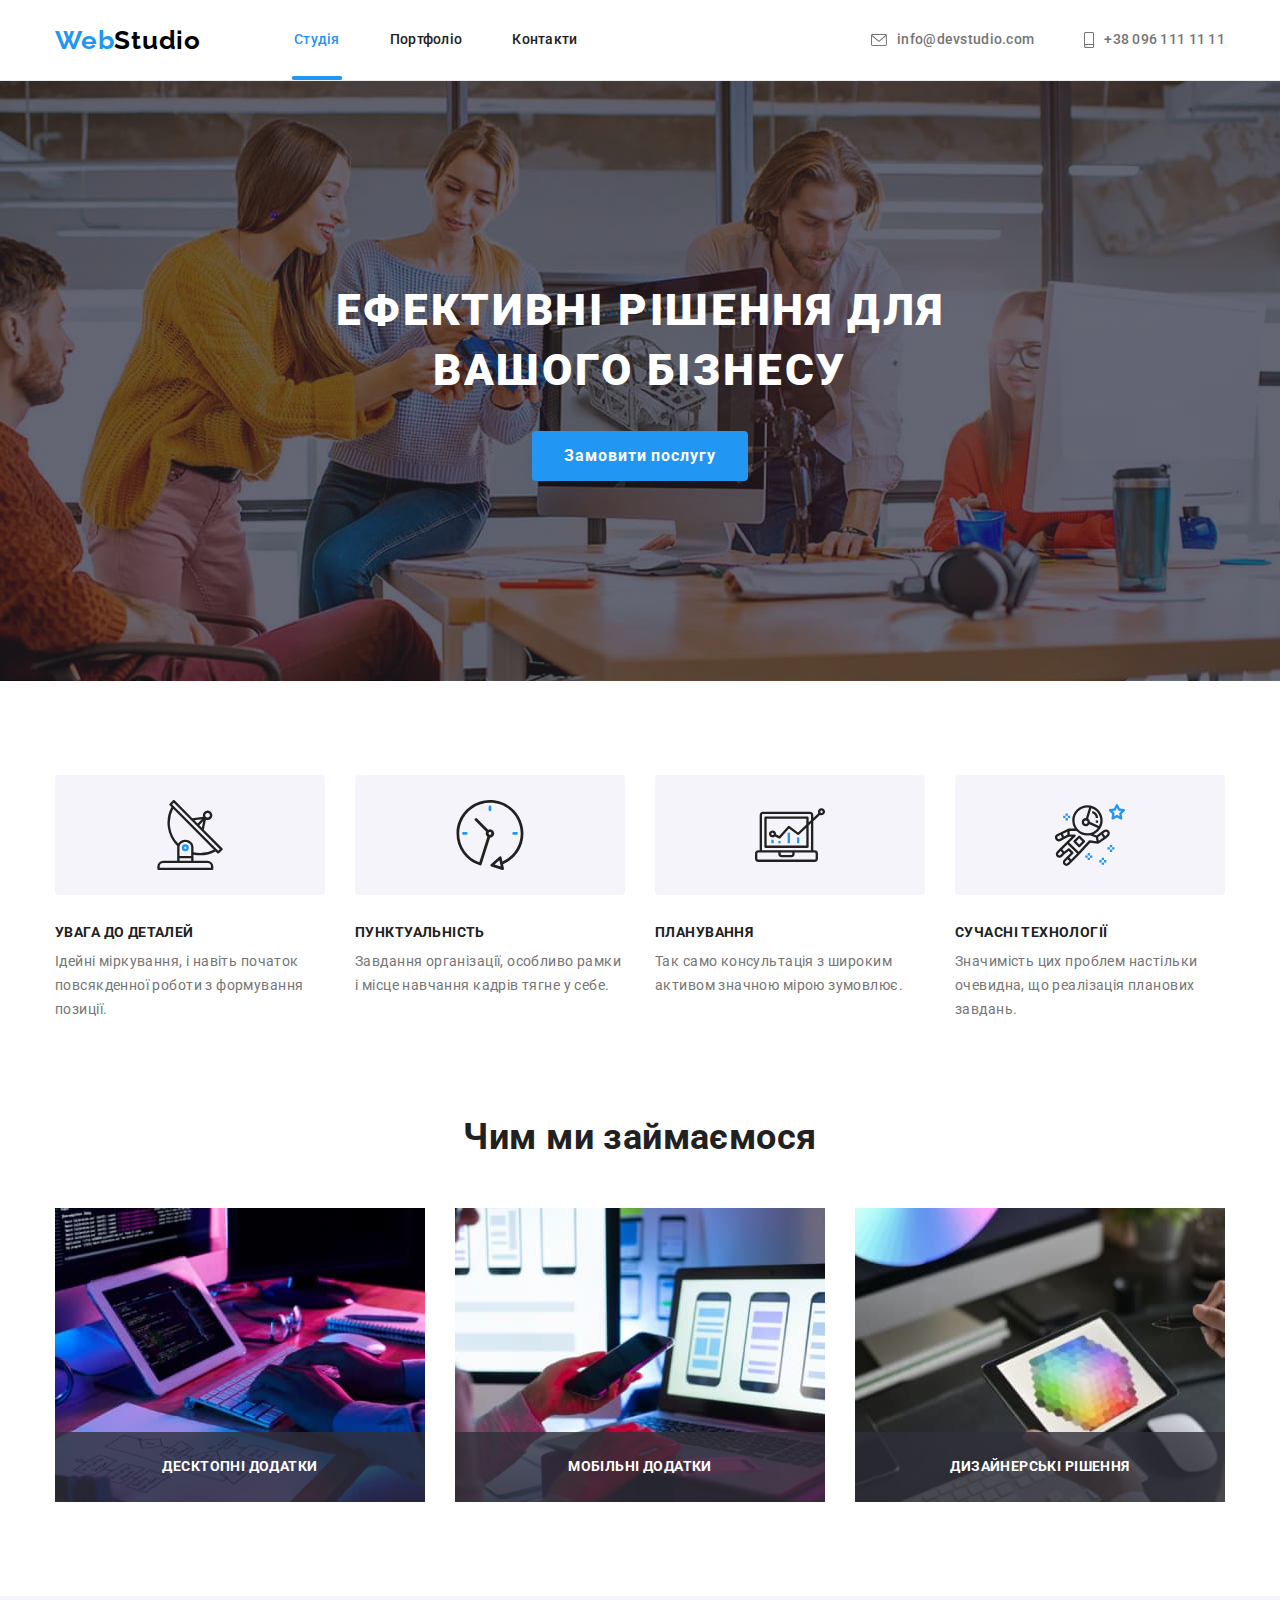
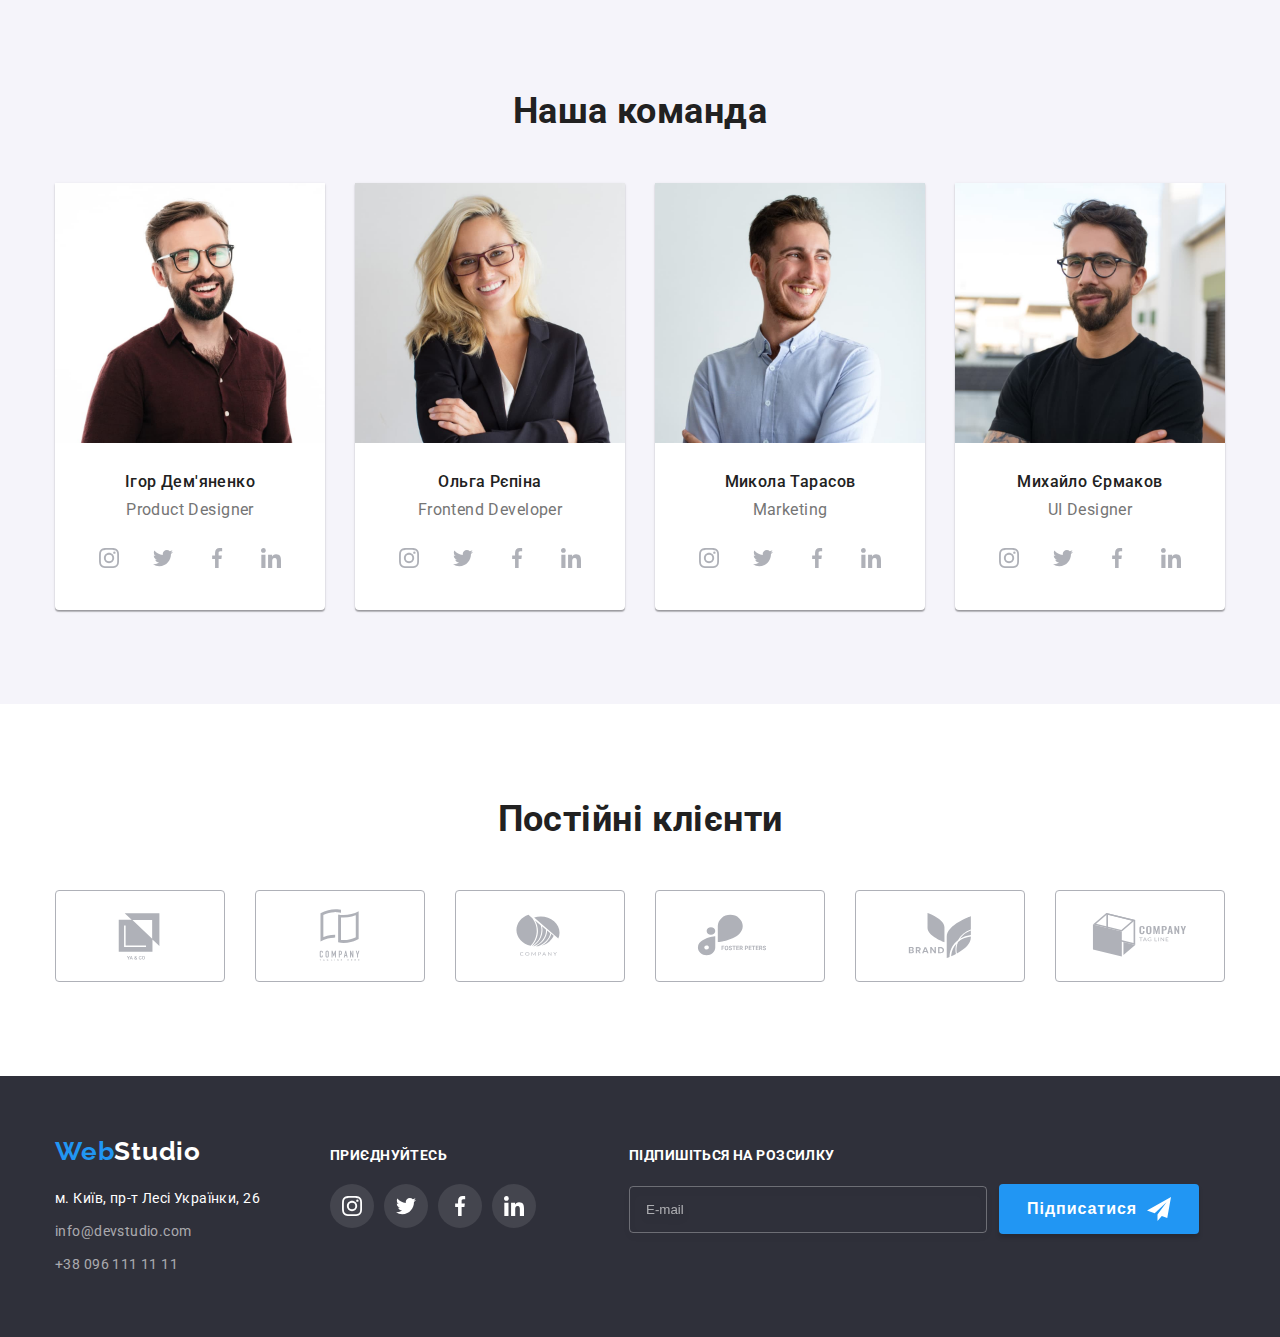
<file: index.html>
<!DOCTYPE html>
<html lang="en">
  <head>
    <meta charset="UTF-8" />
    <meta http-equiv="X-UA-Compatible" content="IE=edge" />
    <meta name="viewport" content="width=device-width, initial-scale=1.0" />
    <title>Document</title>
    <link rel="preconnect" href="https://fonts.googleapis.com" />
    <link rel="preconnect" href="https://fonts.gstatic.com" crossorigin />
    <link
      href="https://fonts.googleapis.com/css2?family=Raleway:wght@700&family=Roboto:wght@400;500;700;900&display=swap"
      rel="stylesheet"
    />
    <link
      rel="stylesheet"
      href="https://cdnjs.cloudflare.com/ajax/libs/modern-normalize/1.1.0/modern-normalize.min.css"
      integrity="sha512-wpPYUAdjBVSE4KJnH1VR1HeZfpl1ub8YT/NKx4PuQ5NmX2tKuGu6U/JRp5y+Y8XG2tV+wKQpNHVUX03MfMFn9Q=="
      crossorigin="anonymous"
      referrerpolicy="no-referrer"
    />
    <link rel="stylesheet" href="./css/main.min.css" />
  </head>
  <body>
    <header class="header">
      <div class="container header__container">
        <a href="./index.html" class="logo link"
          >Web<span class="header__logo">Studio</span></a
        >

        <nav>
          <ul class="navigation list">
            <li>
              <a
                href="./index.html"
                class="navigation__link navigation__link--current link"
                >Студія</a
              >
            </li>
            <li>
              <a href="./portfolio.html" class="navigation__link link"
                >Портфоліо</a
              >
            </li>
            <li><a href="/" class="navigation__link link">Контакти</a></li>
          </ul>
        </nav>

        <ul class="header-contacts list">
          <li>
            <a
              href="mailto:info@devstudio.com"
              class="header-contacts__link link"
              ><svg class="icon" width="16" height="12">
                <use href="./images/sprite.svg#icon-envelope"></use>
              </svg>
              info@devstudio.com</a
            >
          </li>
          <li>
            <a href="tel:+380961111111" class="header-contacts__link link"
              ><svg class="icon" width="10" height="16">
                <use href="./images/sprite.svg#icon-smartphone"></use>
              </svg>
              +38 096 111 11 11</a
            >
          </li>
        </ul>
      </div>
    </header>

    <main>
      <section class="main section">
        <div class="container">
          <h1 class="main__title">Ефективні рішення для вашого бізнесу</h1>
          <button type="button" class="main__button" data-modal-open>
            Замовити послугу
          </button>
        </div>
      </section>

      <section class="section feature">
        <div class="container">
          <h2 class="hidden-title">Особливості</h2>
          <ul class="list feature__list">
            <li class="feature__item">
              <div class="feature__box">
                <svg class="feature__icon" width="70" height="70">
                  <use href="./images/sprite.svg#icon-antenna"></use>
                </svg>
              </div>
              <h3 class="feature__title">УВАГА ДО ДЕТАЛЕЙ</h3>
              <p>
                Ідейні міркування, і навіть початок повсякденної роботи з
                формування позиції.
              </p>
            </li>
            <li class="feature__item">
              <div class="feature__box">
                <svg class="feature__icon" width="70" height="70">
                  <use href="./images/sprite.svg#icon-clock"></use>
                </svg>
              </div>
              <h3 class="feature__title">ПУНКТУАЛЬНІСТЬ</h3>
              <p>
                Завдання організації, особливо рамки і місце навчання кадрів
                тягне у себе.
              </p>
            </li>
            <li class="feature__item">
              <div class="feature__box">
                <svg class="feature__icon" width="70" height="70">
                  <use href="./images/sprite.svg#icon-diagram"></use>
                </svg>
              </div>
              <h3 class="feature__title">ПЛАНУВАННЯ</h3>
              <p>
                Так само консультація з широким активом значною мірою зумовлює.
              </p>
            </li>
            <li class="feature__item">
              <div class="feature__box">
                <svg class="feature__icon" width="70" height="70">
                  <use href="./images/sprite.svg#icon-astronaut"></use>
                </svg>
              </div>
              <h3 class="feature__title">СУЧАСНІ ТЕХНОЛОГІЇ</h3>
              <p>
                Значимість цих проблем настільки очевидна, що реалізація
                планових завдань.
              </p>
            </li>
          </ul>
        </div>
      </section>

      <section class="section occupation">
        <div class="container">
          <h2 class="secondary-title">Чим ми займаємося</h2>
          <ul class="list occupation__list">
            <li class="occupation__item">
              <div class="occupation__content">
                <img
                  src="./images/img1.jpg"
                  alt="Друкування на клаві"
                  width="370"
                />
                <p class="occupation__text">Десктопні додатки</p>
              </div>
            </li>
            <li class="occupation__item">
              <div class="occupation__content">
                <img src="./images/img2.jpg" alt="Телефон в руці" width="370" />
                <p class="occupation__text">Мобільні додатки</p>
              </div>
            </li>
            <li class="occupation__item">
              <div class="occupation__content">
                <img
                  src="./images/img3.jpg"
                  alt="Шестикутник на планшеті"
                  width="370"
                />
                <p class="occupation__text">Дизайнерські рішення</p>
              </div>
            </li>
          </ul>
        </div>
      </section>

      <section class="section team">
        <div class="container">
          <h2 class="secondary-title">Наша команда</h2>
          <ul class="list team__list">
            <li class="team__item">
              <img src="./images/img5.jpg" alt="Ігор" width="270" />
              <div class="team__info">
                <h3 class="team__surname">Ігор Дем'яненко</h3>
                <p class="team__description">Product Designer</p>
                <ul class="team__social list">
                  <li>
                    <a href="instagram.com" class="team__link link"
                      ><svg class="icon" width="20" height="20">
                        <use
                          href="./images/sprite.svg#icon-instagram"
                        ></use></svg
                    ></a>
                  </li>
                  <li>
                    <a href="twitter.com" class="team__link link"
                      ><svg class="icon" width="20" height="20">
                        <use href="./images/sprite.svg#icon-twitter"></use></svg
                    ></a>
                  </li>
                  <li>
                    <a href="facebook.com" class="team__link link"
                      ><svg class="icon" width="20" height="20">
                        <use
                          href="./images/sprite.svg#icon-facebook"
                        ></use></svg
                    ></a>
                  </li>
                  <li>
                    <a href="linkedin.com" class="team__link link"
                      ><svg class="icon" width="20" height="20">
                        <use
                          href="./images/sprite.svg#icon-linkedin"
                        ></use></svg
                    ></a>
                  </li>
                </ul>
              </div>
            </li>
            <li class="team__item">
              <img src="./images/img6.jpg" alt="Ольга" width="270" />
              <div class="team__info">
                <h3 class="team__surname">Ольга Рєпіна</h3>
                <p class="team__description">Frontend Developer</p>
                <ul class="team__social list">
                  <li>
                    <a href="instagram.com" class="team__link link"
                      ><svg class="icon" width="20" height="20">
                        <use
                          href="./images/sprite.svg#icon-instagram"
                        ></use></svg
                    ></a>
                  </li>
                  <li>
                    <a href="twitter.com" class="team__link link"
                      ><svg class="icon" width="20" height="20">
                        <use href="./images/sprite.svg#icon-twitter"></use></svg
                    ></a>
                  </li>
                  <li>
                    <a href="facebook.com" class="team__link link"
                      ><svg class="icon" width="20" height="20">
                        <use
                          href="./images/sprite.svg#icon-facebook"
                        ></use></svg
                    ></a>
                  </li>
                  <li>
                    <a href="linkedin.com" class="team__link link"
                      ><svg class="icon" width="20" height="20">
                        <use
                          href="./images/sprite.svg#icon-linkedin"
                        ></use></svg
                    ></a>
                  </li>
                </ul>
              </div>
            </li>
            <li class="team__item">
              <img src="./images/img7.jpg" alt="Микола" width="270" />
              <div class="team__info">
                <h3 class="team__surname">Микола Тарасов</h3>
                <p class="team__description">Marketing</p>
                <ul class="team__social list">
                  <li>
                    <a href="instagram.com" class="team__link link"
                      ><svg class="icon" width="20" height="20">
                        <use
                          href="./images/sprite.svg#icon-instagram"
                        ></use></svg
                    ></a>
                  </li>
                  <li>
                    <a href="twitter.com" class="team__link link"
                      ><svg class="icon" width="20" height="20">
                        <use href="./images/sprite.svg#icon-twitter"></use></svg
                    ></a>
                  </li>
                  <li>
                    <a href="facebook.com" class="team__link link"
                      ><svg class="icon" width="20" height="20">
                        <use
                          href="./images/sprite.svg#icon-facebook"
                        ></use></svg
                    ></a>
                  </li>
                  <li>
                    <a href="linkedin.com" class="team__link link"
                      ><svg class="icon" width="20" height="20">
                        <use
                          href="./images/sprite.svg#icon-linkedin"
                        ></use></svg
                    ></a>
                  </li>
                </ul>
              </div>
            </li>
            <li class="team__item">
              <img src="./images/img8.jpg" alt="Михайло" width="270" />
              <div class="team__info">
                <h3 class="team__surname">Михайло Єрмаков</h3>
                <p class="team__description">UI Designer</p>
                <ul class="team__social list">
                  <li>
                    <a href="instagram.com" class="team__link link"
                      ><svg class="icon" width="20" height="20">
                        <use
                          href="./images/sprite.svg#icon-instagram"
                        ></use></svg
                    ></a>
                  </li>
                  <li>
                    <a href="twitter.com" class="team__link link"
                      ><svg class="icon" width="20" height="20">
                        <use href="./images/sprite.svg#icon-twitter"></use></svg
                    ></a>
                  </li>
                  <li>
                    <a href="facebook.com" class="team__link link"
                      ><svg class="icon" width="20" height="20">
                        <use
                          href="./images/sprite.svg#icon-facebook"
                        ></use></svg
                    ></a>
                  </li>
                  <li>
                    <a href="linkedin.com" class="team__link link"
                      ><svg class="icon" width="20" height="20">
                        <use
                          href="./images/sprite.svg#icon-linkedin"
                        ></use></svg
                    ></a>
                  </li>
                </ul>
              </div>
            </li>
          </ul>
        </div>
      </section>

      <section class="section clients">
        <div class="container">
          <h2 class="secondary-title">Постійні клієнти</h2>
          <ul class="list clients__list">
            <li class="clients__item">
              <svg class="icon" width="106" height="60">
                <use href="./images/sprite.svg#icon-Logo"></use>
              </svg>
            </li>
            <li class="clients__item">
              <svg class="icon" width="106" height="60">
                <use href="./images/sprite.svg#icon-Logo-1"></use>
              </svg>
            </li>
            <li class="clients__item">
              <svg class="icon" width="106" height="60">
                <use href="./images/sprite.svg#icon-Logo-2"></use>
              </svg>
            </li>
            <li class="clients__item">
              <svg class="icon" width="106" height="60">
                <use href="./images/sprite.svg#icon-Logo-3"></use>
              </svg>
            </li>
            <li class="clients__item">
              <svg class="icon" width="106" height="60">
                <use href="./images/sprite.svg#icon-Logo-4"></use>
              </svg>
            </li>
            <li class="clients__item">
              <svg class="icon" width="106" height="60">
                <use href="./images/sprite.svg#icon-Logo-5"></use>
              </svg>
            </li>
          </ul>
        </div>
      </section>
    </main>

    <footer class="footer">
      <div class="container footer-container">
        <div>
          <a href="./index.html" class="logo link"
            >Web<span class="footer__logo">Studio</span></a
          >
          <address>
            <ul class="footer-contacts list">
              <li>
                <a
                  href="https://goo.gl/maps/8aTKNNun7sEFTLPM9"
                  class="footer-contacts__adress link"
                  >м. Київ, пр-т Лесі Українки, 26</a
                >
              </li>
              <li>
                <a
                  href="mailto:info@devstudio.com"
                  class="footer-contacts__link link"
                  >info@devstudio.com</a
                >
              </li>
              <li>
                <a href="tel:+380961111111" class="footer-contacts__link link"
                  >+38 096 111 11 11</a
                >
              </li>
            </ul>
          </address>
        </div>

        <div class="join-us">
          <p>ПРИЄДНУЙТЕСЬ</p>
          <ul class="join-us__list list">
            <li>
              <a href="instagram.com" class="join-us__link link"
                ><svg class="icon" width="20" height="20">
                  <use href="./images/sprite.svg#icon-instagram"></use></svg
              ></a>
            </li>
            <li>
              <a href="twitter.com" class="join-us__link link"
                ><svg class="icon" width="20" height="20">
                  <use href="./images/sprite.svg#icon-twitter"></use></svg
              ></a>
            </li>
            <li>
              <a href="facebook.com" class="join-us__link link"
                ><svg class="icon" width="20" height="20">
                  <use href="./images/sprite.svg#icon-facebook"></use></svg
              ></a>
            </li>
            <li>
              <a href="linkedin.com" class="join-us__link link"
                ><svg class="icon" width="20" height="20">
                  <use href="./images/sprite.svg#icon-linkedin"></use></svg
              ></a>
            </li>
          </ul>
        </div>
        <div class="subscribe">
          <p>ПІДПИШІТЬСЯ НА РОЗСИЛКУ</p>
          <form class="subscribe__form">
            <label for="subscribe-email">
              <input
                type="email"
                class="subscribe__input"
                name="subscribe-email"
                id="subscribe-email"
                placeholder="E-mail"
                minlength="2"
                required
              />
            </label>
            <button class="subscribe__button">
              Підписатися<svg class="icon" width="24" height="24">
                <use href="./images/sprite.svg#icon-icon-send"></use>
              </svg>
            </button>
          </form>
        </div>
      </div>
    </footer>

    <div class="backdrop is-hidden" data-modal>
      <div class="modal">
        <button class="modal-close-button" data-modal-close>
          <svg class="icon" width="20" height="20">
            <use href="./images/sprite.svg#icon-close-black1"></use>
          </svg>
        </button>
        <p class="modal-title">Залиште свої дані, ми вам передзвонимо</p>
        <form class="modal-form">
          <div class="input-field">
            <label class="modal-label" for="user-name">Ім'я</label>
            <div class="input-wrap">
              <input
                type="text"
                class="modal-input"
                name="user-name"
                id="user-name"
                minlength="2"
                required
              />
              <svg class="input-icon icon" width="18" height="18">
                <use href="./images/sprite.svg#icon-person-black"></use>
              </svg>
            </div>
          </div>
          <div class="input-field">
            <label class="modal-label" for="user-email">Пошта</label>
            <div class="input-wrap">
              <input
                type="email"
                class="modal-input"
                name="user-email"
                id="user-email"
                minlength="2"
                required
              />
              <svg class="input-icon icon" width="18" height="18">
                <use href="./images/sprite.svg#icon-email-black"></use>
              </svg>
            </div>
          </div>
          <div class="input-field">
            <label class="modal-label" for="user-phone">Телефон</label>
            <div class="input-wrap">
              <input
                type="tel"
                class="modal-input"
                name="user-phone"
                id="user-phone"
                minlength="2"
                required
              />
              <svg class="input-icon icon" width="18" height="18">
                <use href="./images/sprite.svg#icon-phone-black"></use>
              </svg>
            </div>
          </div>
          <div class="input-field">
            <label for="user-comment" class="modal-label">Коментар</label>
            <textarea
              name="user-comment"
              id="user-comment"
              class="modal-text"
              placeholder="Введіть текст"
            ></textarea>
          </div>
          <div class="modal-field">
            <input
              type="checkbox"
              class="input-check hidden-title"
              name="privacy"
              value="true"
              id="privacy"
            />
            <label for="privacy" class="check-text">
              <span>
                <svg class="check-icon" width="15" height="15">
                  <use href="./images/sprite.svg#icon-Vector"></use>
                </svg>
              </span>
              Погоджуюся з розсилкою та приймаю
              <a href="./index.html" class="modal-link">Умови договору</a>
            </label>
          </div>
          <button type="submit" class="modal-send-button">Відправити</button>
        </form>
      </div>
    </div>
    <script src="./js/modal.js"></script>
  </body>
</html>
</file>
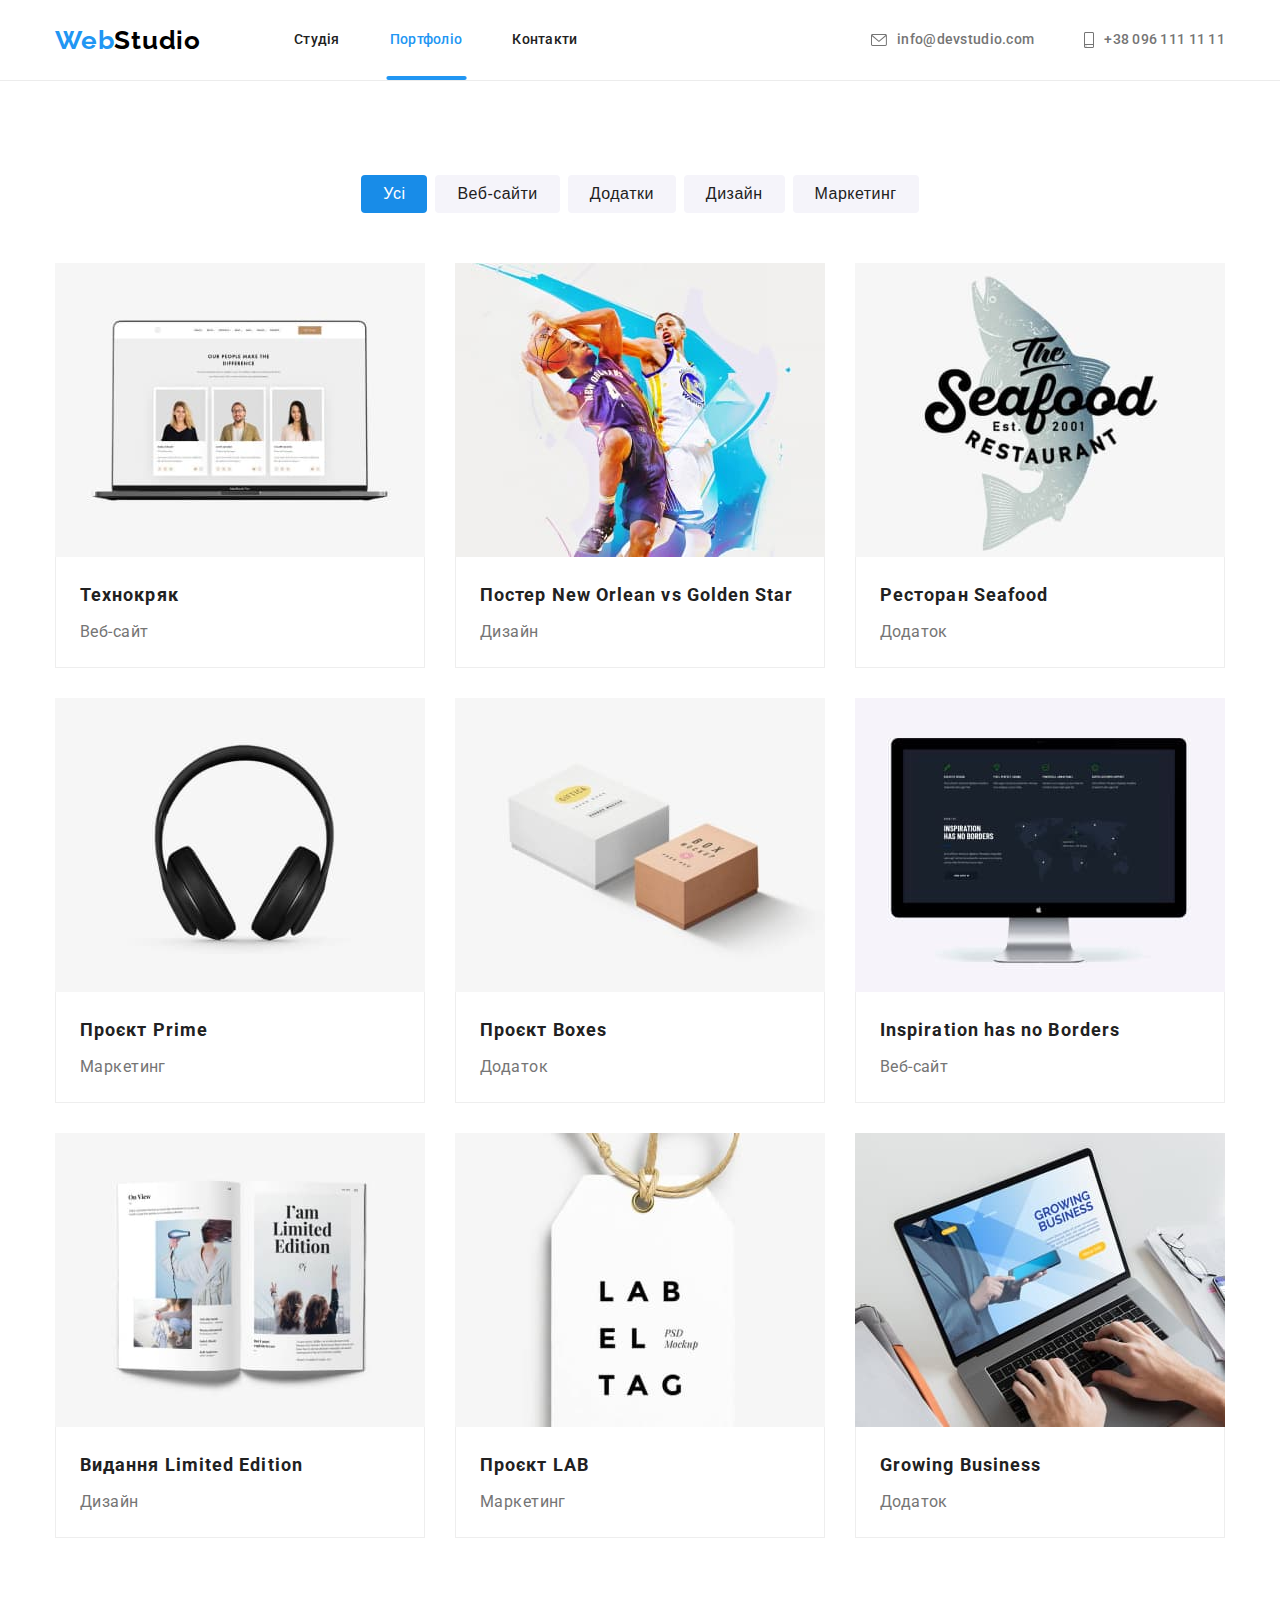
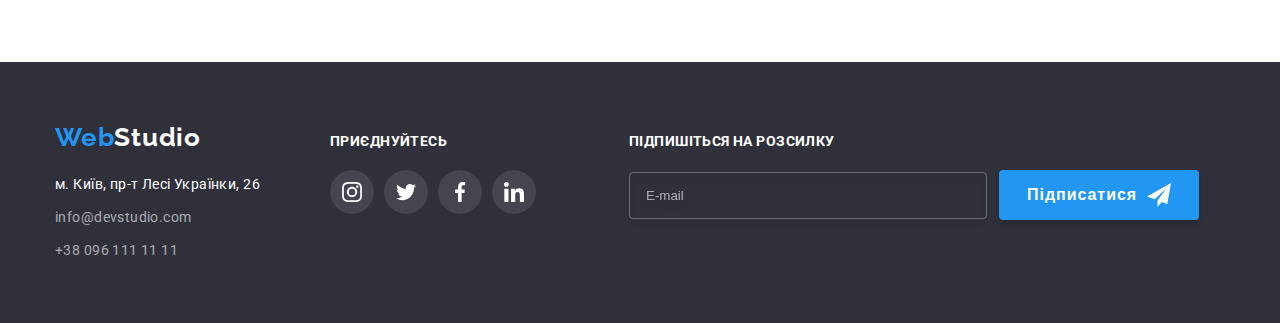
<file: portfolio.html>
<!DOCTYPE html>
<html lang="en">
  <head>
    <meta charset="UTF-8" />
    <meta http-equiv="X-UA-Compatible" content="IE=edge" />
    <meta name="viewport" content="width=device-width, initial-scale=1.0" />
    <title>Portfolio</title>
    <link rel="preconnect" href="https://fonts.googleapis.com" />
    <link rel="preconnect" href="https://fonts.gstatic.com" crossorigin />
    <link
      href="https://fonts.googleapis.com/css2?family=Raleway:wght@700&family=Roboto:wght@400;500;700;900&display=swap"
      rel="stylesheet"
    />
    <link
      rel="stylesheet"
      href="https://cdnjs.cloudflare.com/ajax/libs/modern-normalize/1.1.0/modern-normalize.min.css"
      integrity="sha512-wpPYUAdjBVSE4KJnH1VR1HeZfpl1ub8YT/NKx4PuQ5NmX2tKuGu6U/JRp5y+Y8XG2tV+wKQpNHVUX03MfMFn9Q=="
      crossorigin="anonymous"
      referrerpolicy="no-referrer"
    />
    <link rel="stylesheet" href="./css/main.min.css" />
  </head>
  <body>
    <header class="header">
      <div class="container header__container">
        <a href="./index.html" class="logo link"
          >Web<span class="header__logo">Studio</span></a
        >

        <nav>
          <ul class="navigation list">
            <li>
              <a href="./index.html" class="navigation__link link">Студія</a>
            </li>
            <li>
              <a
                href="./portfolio.html"
                class="navigation__link navigation__link--current link"
                >Портфоліо</a
              >
            </li>
            <li><a href="/" class="navigation__link link">Контакти</a></li>
          </ul>
        </nav>

        <ul class="header-contacts list">
          <li>
            <a
              href="mailto:info@devstudio.com"
              class="header-contacts__link link"
              ><svg class="icon" width="16" height="12">
                <use href="./images/sprite.svg#icon-envelope"></use>
              </svg>
              info@devstudio.com</a
            >
          </li>
          <li>
            <a href="tel:+380961111111" class="header-contacts__link link"
              ><svg class="icon" width="10" height="16">
                <use href="./images/sprite.svg#icon-smartphone"></use>
              </svg>
              +38 096 111 11 11</a
            >
          </li>
        </ul>
      </div>
    </header>

    <main>
      <section class="section portfolio">
        <div class="container">
          <h2 class="hidden-title">Портфоліо</h2>
          <ul class="list portfolio__nav">
            <li class="portfolio__item">
              <button
                type="button"
                class="portfolio__button portfolio__button--current"
              >
                Усі
              </button>
            </li>
            <li class="portfolio__item">
              <button type="button" class="portfolio__button">Веб-сайти</button>
            </li>
            <li class="portfolio__item">
              <button type="button" class="portfolio__button">Додатки</button>
            </li>
            <li class="portfolio__item">
              <button type="button" class="portfolio__button">Дизайн</button>
            </li>
            <li class="portfolio__item">
              <button type="button" class="portfolio__button portfolio__item">
                Маркетинг
              </button>
            </li>
          </ul>

          <ul class="list portfolio__container">
            <li class="portfolio__element">
              <div class="portfolio__content">
                <img src="./images/img_9.jpg" alt="Технокряк" width="370" />
                <p class="portfolio__text">
                  Ресурс пропонує комплексні пропозиції з різним рівнем
                  функціоналу та сервісів. Все це дозволить відвідувачу отримати
                  вичерпні відомості про компанію чи приватну особу.
                </p>
              </div>
              <div class="portfolio__info">
                <h3 class="portfolio__title">Технокряк</h3>
                <p class="portfolio__description">Веб-сайт</p>
              </div>
            </li>
            <li class="portfolio__element">
              <div class="portfolio__content">
                <img
                  src="./images/img10.jpg"
                  alt="Постер New Orlean vs Golden Star"
                  width="370"
                />
                <p class="portfolio__text">
                  Ресурс пропонує комплексні пропозиції з різним рівнем
                  функціоналу та сервісів. Все це дозволить відвідувачу отримати
                  вичерпні відомості про компанію чи приватну особу.
                </p>
              </div>
              <div class="portfolio__info">
                <h3 class="portfolio__title">
                  Постер New Orlean vs Golden Star
                </h3>
                <p class="portfolio__description">Дизайн</p>
              </div>
            </li>
            <li class="portfolio__element">
              <div class="portfolio__content">
                <img
                  src="./images/img11.jpg"
                  alt="Ресторан Seafood"
                  width="370"
                />
                <p class="portfolio__text">
                  Ресурс пропонує комплексні пропозиції з різним рівнем
                  функціоналу та сервісів. Все це дозволить відвідувачу отримати
                  вичерпні відомості про компанію чи приватну особу.
                </p>
              </div>
              <div class="portfolio__info">
                <h3 class="portfolio__title">Ресторан Seafood</h3>
                <p class="portfolio__description">Додаток</p>
              </div>
            </li>
            <li class="portfolio__element">
              <div class="portfolio__content">
                <img src="./images/img12.jpg" alt="Проєкт Prime" width="370" />
                <p class="portfolio__text">
                  Ресурс пропонує комплексні пропозиції з різним рівнем
                  функціоналу та сервісів. Все це дозволить відвідувачу отримати
                  вичерпні відомості про компанію чи приватну особу.
                </p>
              </div>
              <div class="portfolio__info">
                <h3 class="portfolio__title">Проєкт Prime</h3>
                <p class="portfolio__description">Маркетинг</p>
              </div>
            </li>
            <li class="portfolio__element">
              <div class="portfolio__content">
                <img src="./images/img13.jpg" alt="Проєкт Boxes" width="370" />
                <p class="portfolio__text">
                  Ресурс пропонує комплексні пропозиції з різним рівнем
                  функціоналу та сервісів. Все це дозволить відвідувачу отримати
                  вичерпні відомості про компанію чи приватну особу.
                </p>
              </div>
              <div class="portfolio__info">
                <h3 class="portfolio__title">Проєкт Boxes</h3>
                <p class="portfolio__description">Додаток</p>
              </div>
            </li>
            <li class="portfolio__element">
              <div class="portfolio__content">
                <img
                  src="./images/img14.jpg"
                  alt="Inspiration has no Borders"
                  width="370"
                />
                <p class="portfolio__text">
                  Ресурс пропонує комплексні пропозиції з різним рівнем
                  функціоналу та сервісів. Все це дозволить відвідувачу отримати
                  вичерпні відомості про компанію чи приватну особу.
                </p>
              </div>
              <div class="portfolio__info">
                <h3 class="portfolio__title">Inspiration has no Borders</h3>
                <p class="portfolio__description">Веб-сайт</p>
              </div>
            </li>
            <li class="portfolio__element">
              <div class="portfolio__content">
                <img
                  src="./images/img15.jpg"
                  alt="Видання Limited Edition"
                  width="370"
                />
                <p class="portfolio__text">
                  Ресурс пропонує комплексні пропозиції з різним рівнем
                  функціоналу та сервісів. Все це дозволить відвідувачу отримати
                  вичерпні відомості про компанію чи приватну особу.
                </p>
              </div>
              <div class="portfolio__info">
                <h3 class="portfolio__title">Видання Limited Edition</h3>
                <p class="portfolio__description">Дизайн</p>
              </div>
            </li>
            <li class="portfolio__element">
              <div class="portfolio__content">
                <img src="./images/img16.jpg" alt="Проєкт LAB" width="370" />
                <p class="portfolio__text">
                  Ресурс пропонує комплексні пропозиції з різним рівнем
                  функціоналу та сервісів. Все це дозволить відвідувачу отримати
                  вичерпні відомості про компанію чи приватну особу.
                </p>
              </div>
              <div class="portfolio__info">
                <h3 class="portfolio__title">Проєкт LAB</h3>
                <p class="portfolio__description">Маркетинг</p>
              </div>
            </li>
            <li class="portfolio__element">
              <div class="portfolio__content">
                <img
                  src="./images/img17.jpg"
                  alt="Growing Business"
                  width="370"
                />
                <p class="portfolio__text">
                  Ресурс пропонує комплексні пропозиції з різним рівнем
                  функціоналу та сервісів. Все це дозволить відвідувачу отримати
                  вичерпні відомості про компанію чи приватну особу.
                </p>
              </div>
              <div class="portfolio__info">
                <h3 class="portfolio__title">Growing Business</h3>
                <p class="portfolio__description">Додаток</p>
              </div>
            </li>
          </ul>
        </div>
      </section>
    </main>

    <footer class="footer">
      <div class="container footer-container">
        <div>
          <a href="./index.html" class="logo link"
            >Web<span class="footer__logo">Studio</span></a
          >
          <address>
            <ul class="footer-contacts list">
              <li>
                <a
                  href="https://goo.gl/maps/8aTKNNun7sEFTLPM9"
                  class="footer-contacts__adress link"
                  >м. Київ, пр-т Лесі Українки, 26</a
                >
              </li>
              <li>
                <a
                  href="mailto:info@devstudio.com"
                  class="footer-contacts__link link"
                  >info@devstudio.com</a
                >
              </li>
              <li>
                <a href="tel:+380961111111" class="footer-contacts__link link"
                  >+38 096 111 11 11</a
                >
              </li>
            </ul>
          </address>
        </div>

        <div class="join-us">
          <p>ПРИЄДНУЙТЕСЬ</p>
          <ul class="join-us__list list">
            <li>
              <a href="instagram.com" class="join-us__link link"
                ><svg class="icon" width="20" height="20">
                  <use href="./images/sprite.svg#icon-instagram"></use></svg
              ></a>
            </li>
            <li>
              <a href="twitter.com" class="join-us__link link"
                ><svg class="icon" width="20" height="20">
                  <use href="./images/sprite.svg#icon-twitter"></use></svg
              ></a>
            </li>
            <li>
              <a href="facebook.com" class="join-us__link link"
                ><svg class="icon" width="20" height="20">
                  <use href="./images/sprite.svg#icon-facebook"></use></svg
              ></a>
            </li>
            <li>
              <a href="linkedin.com" class="join-us__link link"
                ><svg class="icon" width="20" height="20">
                  <use href="./images/sprite.svg#icon-linkedin"></use></svg
              ></a>
            </li>
          </ul>
        </div>
        <div class="subscribe">
          <p>ПІДПИШІТЬСЯ НА РОЗСИЛКУ</p>
          <form class="subscribe__form">
            <label for="subscribe-email">
              <input
                type="email"
                class="subscribe__input"
                name="subscribe-email"
                id="subscribe-email"
                placeholder="E-mail"
                minlength="2"
                required
              />
            </label>
            <button class="subscribe__button">
              Підписатися<svg class="icon" width="24" height="24">
                <use href="./images/sprite.svg#icon-icon-send"></use>
              </svg>
            </button>
          </form>
        </div>
      </div>
    </footer>
  </body>
</html>
</file>
<file: css/main.min.css>
*,*::before,*::after{box-sizing:border-box}a{text-decoration:none}p,h1,h2,h3,h4{margin:0}img{display:block}body{font-family:"Roboto",sans-serif;color:var(--primary-color);font-size:14px;line-height:1.71;letter-spacing:.03em;margin:0}.list{margin:0;padding:0;list-style:none}.link{text-decoration:none}.section{padding:94px 0}.icon{fill:currentColor}:root{--white-color: #ffffff;--main-text-color: #212121;--primary-color: #757575;--minority-color: rgba(255, 255, 255, 0.6);--background-dark: #2f303a;--background-light: #f5f4fa;--activecolor: #2196f3}.hidden-title{position:absolute;width:1px;height:1px;margin:-1px;border:0;padding:0;white-space:nowrap;-webkit-clip-path:inset(100%);clip-path:inset(100%);clip:rect(0 0 0 0);overflow:hidden}.main{max-width:1600px;background-color:var(--background-dark);margin-left:auto;margin-right:auto;background-image:linear-gradient(to left, rgba(47, 48, 58, 0.4), rgba(47, 48, 58, 0.4)),url(../images/img.jpg);background-position:center;background-repeat:no-repeat;background-size:1600px;padding:200px 0}.footer{background-color:var(--background-dark);padding:60px 0}.footer .logo{display:block;margin-bottom:20px}.footer__logo{color:var(--white-color)}.footer-contacts{font-style:normal;font-size:14px;line-height:1.71;letter-spacing:.03em;transition:color 250ms cubic-bezier(0.4, 0, 0.2, 1)}.footer-contacts li:not(:last-child){margin-bottom:9px}.footer-contacts:hover,.footer-contacts:focus{color:var(--activecolor)}.footer-contacts__adress{color:var(--white-color);transition:color 250ms cubic-bezier(0.4, 0, 0.2, 1)}.footer-contacts__adress:hover,.footer-contacts__adress:focus{color:var(--activecolor)}.footer-contacts__link{color:var(--minority-color);transition:color 250ms cubic-bezier(0.4, 0, 0.2, 1)}.footer-contacts__link:hover,.footer-contacts__link:focus{color:var(--activecolor)}.footer-container{display:flex;align-items:baseline}.join-us{margin-left:70px}.join-us p{font-weight:700;line-height:1.14;text-transform:uppercase;color:var(--white-color);margin-bottom:20px}.join-us__list{display:flex;justify-content:center;margin-top:16px;gap:10px}.join-us__link{width:44px;height:44px;display:flex;align-items:center;justify-content:center;color:var(--white-color);border-radius:50%;background-color:rgba(255,255,255,.1);transition:color 250ms cubic-bezier(0.4, 0, 0.2, 1),background-color 250ms cubic-bezier(0.4, 0, 0.2, 1)}.join-us__link:hover,.join-us__link:focus{background-color:var(--activecolor);color:var(--white-color)}.subscribe{margin-left:93px}.subscribe p{font-weight:700;line-height:1.14;text-transform:uppercase;color:var(--white-color);margin-bottom:20px}.subscribe__form{display:flex;align-items:center;gap:12px}.subscribe__input{width:358px;border:1px solid rgba(255,255,255,.3);filter:drop-shadow(0px 4px 4px rgba(0, 0, 0, 0.15));border-radius:4px;padding:15px 16px;background-color:rgba(0,0,0,0);color:var(--white-color);transition:border 250ms cubic-bezier(0.4, 0, 0.2, 1);outline:none}.subscribe__input::-moz-placeholder{color:rgba(255,255,255,.6)}.subscribe__input:-ms-input-placeholder{color:rgba(255,255,255,.6)}.subscribe__input::placeholder{color:rgba(255,255,255,.6)}.subscribe__input:focus,.subscribe__input:hover{border:1px solid var(--activecolor)}.subscribe__button{display:flex;align-items:center;gap:10px;cursor:pointer;font-weight:700;font-size:16px;line-height:1.87;letter-spacing:.06em;color:var(--white-color);background-color:var(--activecolor);box-shadow:0px 4px 4px rgba(0,0,0,.15);padding:10px 28px;border:none;border-radius:4px;transition:background-color 250ms cubic-bezier(0.4, 0, 0.2, 1)}.subscribe__button:hover,.subscribe__button:focus{background-color:#188ce8}.header{border-bottom:1px solid #ececec}.header__container{display:flex;align-items:center}.logo{font-family:"Raleway";font-weight:700;font-size:26px;line-height:1.19;letter-spacing:.03em;color:var(--activecolor)}.header__logo{color:#000}.navigation{display:flex;margin-left:93px}.navigation li{position:relative}.navigation li:not(:last-child){margin-right:50px}.navigation__link{display:block;font-weight:500;line-height:1.14;letter-spacing:.02em;color:var(--main-text-color);padding-top:32px;padding-bottom:32px;transition:color 250ms cubic-bezier(0.4, 0, 0.2, 1)}.navigation__link:hover,.navigation__link:focus{color:var(--activecolor)}.navigation__link--current{color:var(--activecolor)}.navigation__link--current::after{content:"";position:absolute;width:100%;height:4px;left:0;bottom:0;transform:scaleX(110%);background:var(--activecolor);border-radius:2px}.header-contacts__link{font-weight:500;line-height:1.14;letter-spacing:.02em;color:var(--primary-color);display:flex;align-items:center;gap:10px;transition:color 250ms cubic-bezier(0.4, 0, 0.2, 1)}.header-contacts__link:hover,.header-contacts__link:focus{color:var(--activecolor)}.header-contacts{display:flex;margin-left:auto}.header-contacts li+li{margin-left:50px}.backdrop{position:fixed;width:100%;height:100%;top:0;background-color:rgba(0,0,0,.1);opacity:1;visibility:all;transition:opacity 250ms cubic-bezier(0.4, 0, 0.2, 1),visibility 250ms cubic-bezier(0.4, 0, 0.2, 1)}.modal{width:528px;min-height:581px;background-color:var(--white-color);border-radius:4px;position:absolute;top:50%;left:50%;transform:translate(-50%, -50%) scale(1) rotate(0);transition:transform 450ms cubic-bezier(0.4, 0, 0.2, 1);box-shadow:0px 1px 3px rgba(0,0,0,.12),0px 1px 1px rgba(0,0,0,.14),0px 2px 1px rgba(0,0,0,.2);border-radius:4px;padding:40px}.backdrop.is-hidden .modal{transform:translate(-50%, -50%) scale(0) rotate(540deg)}.modal-close-button{position:absolute;right:8px;top:8px;width:30px;height:30px;border:1px solid rgba(0,0,0,.1);display:flex;align-items:center;justify-content:center;border-radius:50%;background-color:rgba(0,0,0,0);cursor:pointer;transition:color 250ms cubic-bezier(0.4, 0, 0.2, 1),border-color 250ms cubic-bezier(0.4, 0, 0.2, 1)}.modal-close-button:hover,.modal-close-button:focus{color:var(--activecolor);border-color:var(--activecolor)}.is-hidden{visibility:hidden;opacity:0;pointer-events:none}.modal-input{width:100%;height:40px;border:1px solid rgba(33,33,33,.2);border-radius:4px;outline:rgba(0,0,0,0);padding:12px 12px 12px 42px;color:var(--primary-color);transition:border 250ms cubic-bezier(0.4, 0, 0.2, 1);color:var(--main-text-color)}.modal-input:hover,.modal-input:focus{border:1px solid var(--activecolor)}.modal-input:hover+svg,.modal-input:focus+svg{fill:var(--activecolor)}.modal-label{font-size:12px;line-height:1.16;color:var(--primary-color);letter-spacing:.01em}.input-field{margin-bottom:10px}.modal-field{margin-top:20px}.input-wrap{position:relative;color:#000}.input-icon{position:absolute;left:12px;top:50%;transform:translateY(-50%);transition:fill 250ms cubic-bezier(0.4, 0, 0.2, 1)}.modal-text{display:block;width:100%;height:120px;border:1px solid rgba(33,33,33,.2);border-radius:4px;outline:rgba(0,0,0,0);font-size:12px;letter-spacing:.01em;color:var(--main-text-color);padding:10px;resize:none;transition:border 250ms cubic-bezier(0.4, 0, 0.2, 1)}.modal-text:hover,.modal-text:focus{border:1px solid var(--activecolor)}.modal-text::-moz-placeholder{color:rgba(117,117,117,.5)}.modal-text:-ms-input-placeholder{color:rgba(117,117,117,.5)}.modal-text::placeholder{color:rgba(117,117,117,.5)}.check-text{font-size:14px;color:var(--main-text-color);display:flex;justify-content:center;align-items:center}.check-text span{width:16px;height:15px;background:var(--white-color);border:2px solid #000;border-radius:2px;margin-right:8px;display:flex;justify-content:center;align-items:center;fill:rgba(0,0,0,0);transition:background-color 250ms cubic-bezier(0.4, 0, 0.2, 1),border 250ms cubic-bezier(0.4, 0, 0.2, 1),fill 250ms cubic-bezier(0.4, 0, 0.2, 1)}.input-check:checked+.check-text span{background-color:var(--activecolor);border:rgba(0,0,0,0);fill:var(--white-color)}.modal-send-button{display:block;cursor:pointer;font-weight:700;font-size:16px;line-height:1.87;letter-spacing:.06em;color:var(--white-color);background-color:var(--activecolor);box-shadow:0px 4px 4px rgba(0,0,0,.15);margin:30px auto 0 auto;padding:10px 32px;border:none;border-radius:4px;transition:background-color 250ms cubic-bezier(0.4, 0, 0.2, 1)}.modal-send-button:hover,.modal-send-button:focus{background-color:#188ce8}.modal-link{display:inline-block;color:var(--activecolor);margin-left:2px;-webkit-text-decoration-line:underline;text-decoration-line:underline}.portfolio__nav{display:flex;align-items:center;justify-content:center;margin-bottom:50px}.portfolio__button{cursor:pointer;font-weight:500;font-size:16px;line-height:1.62;text-align:center;letter-spacing:.03em;color:var(--main-text-color);border:none;padding:6px 22px;border-radius:4px;background-color:var(--background-light);transition:color 250ms cubic-bezier(0.4, 0, 0.2, 1),background-color 250ms cubic-bezier(0.4, 0, 0.2, 1),box-shadow 250ms cubic-bezier(0.4, 0, 0.2, 1)}.portfolio__button:hover,.portfolio__button:focus{color:#fff;background-color:#2196f3;box-shadow:0px 1px 1px rgba(0,0,0,.12),0px 4px 4px rgba(0,0,0,.06),1px 4px 6px rgba(0,0,0,.16)}.portfolio__button--current{color:var(--white-color);background-color:#188ce8}.portfolio__item:not(:last-child){margin-right:8px}.portfolio__info{padding:20px 24px;border:1px solid #eee;border-top:none}.portfolio__description{font-size:16px;line-height:1.88}.portfolio__container{display:flex;flex-wrap:wrap;position:relative}.portfolio__content{position:relative;overflow:hidden}.portfolio__text{position:absolute;top:0;color:var(--white-color);font-weight:400;font-size:18px;line-height:1.56;background:rgba(33,150,243,.9);padding:63px 24px;transform:translateY(100%);transition:transform 250ms cubic-bezier(0.4, 0, 0.2, 1);overflow:auto}.portfolio__element:hover .portfolio__text{transform:translateY(0%)}.portfolio__element{width:calc((100% - 60px)/3);margin-right:30px;margin-bottom:30px;cursor:pointer;transition:box-shadow 250ms cubic-bezier(0.4, 0, 0.2, 1)}.portfolio__element:hover{box-shadow:0px 1px 1px rgba(0,0,0,.12),0px 4px 4px rgba(0,0,0,.06),1px 4px 6px rgba(0,0,0,.16)}.portfolio__element:nth-child(3n){margin-right:0}.portfolio__element:nth-child(-n-3){margin-bottom:0}.container{width:100%;max-width:1200px;padding-left:15px;padding-right:15px;margin:0 auto}.main__title{font-weight:900;font-size:44px;line-height:1.36;text-align:center;letter-spacing:.06em;text-transform:uppercase;color:var(--white-color);width:696px;margin:0 auto 30px auto}.secondary-title{font-size:36px;line-height:1.17;text-align:center;color:var(--main-text-color);margin-bottom:50px}.feature__title{font-size:14px;line-height:1.14;letter-spacing:.03em;text-transform:uppercase;color:var(--main-text-color);margin-bottom:10px}.modal-title{font-weight:700;font-size:20px;line-height:1.15;text-align:center;color:var(--main-text-color)}.portfolio__title{font-size:18px;line-height:2;letter-spacing:.06em;color:var(--main-text-color);margin-bottom:4px}.main__button{display:block;cursor:pointer;font-family:"Roboto";font-weight:700;font-size:16px;line-height:1.87;letter-spacing:.06em;color:var(--white-color);background-color:#2196f3;margin:0 auto;padding:10px 32px;border:none;border-radius:4px;transition:background-color 250ms cubic-bezier(0.4, 0, 0.2, 1)}.main__button:hover,.main__button:focus{background-color:#188ce8}.occupation{padding-top:0}.occupation__list{display:flex}.occupation__item{position:relative}.occupation__item:not(:last-child){margin-right:30px}.occupation__content{position:relative}.occupation__text{position:absolute;bottom:0;color:var(--white-color);width:100%;font-weight:700;line-height:1.14;text-align:center;text-transform:uppercase;background-color:rgba(47,48,58,.8);padding-top:27px;padding-bottom:27px}.team{background-color:var(--background-light)}.team__list{display:flex}.team__item{background-color:var(--white-color);box-shadow:0px 1px 3px rgba(0,0,0,.12),0px 1px 1px rgba(0,0,0,.14),0px 2px 1px rgba(0,0,0,.2);border-radius:0px 0px 4px 4px}.team__item:not(:last-child){margin-right:30px}.team__info{padding:30px 0}.team__surname{font-weight:500;font-size:16px;line-height:1.18;text-align:center;color:var(--main-text-color);margin-bottom:10px}.team__description{font-size:16px;line-height:1.18;text-align:center}.team__social{display:flex;justify-content:center;margin-top:16px;gap:10px}.team__link{width:44px;height:44px;display:flex;align-items:center;justify-content:center;color:#afb1b8;border-radius:50%;transition:color 250ms cubic-bezier(0.4, 0, 0.2, 1),background-color 250ms cubic-bezier(0.4, 0, 0.2, 1)}.team__link:hover,.team__link:focus{background-color:var(--activecolor);color:var(--white-color)}.clients__list{display:flex;justify-content:center;gap:30px;cursor:pointer}.clients__item{width:170px;height:92px;display:flex;align-items:center;justify-content:center;border:1px solid #afb1b8;color:#afb1b8;border-radius:4px;transition:color 250ms cubic-bezier(0.4, 0, 0.2, 1),border-color 250ms cubic-bezier(0.4, 0, 0.2, 1)}.clients__item:hover,.clients__item:focus{color:var(--activecolor);border-color:var(--activecolor)}.feature__list{display:flex;flex-wrap:wrap}.feature__list .feature__item{width:270px}.feature__item:not(:last-child){margin-right:30px}.feature__box{background-color:#f5f4fa;width:270px;height:120px;border-radius:4px;display:flex;justify-content:center;align-items:center;margin-bottom:30px}/*# sourceMappingURL=main.min.css.map */
</file>
